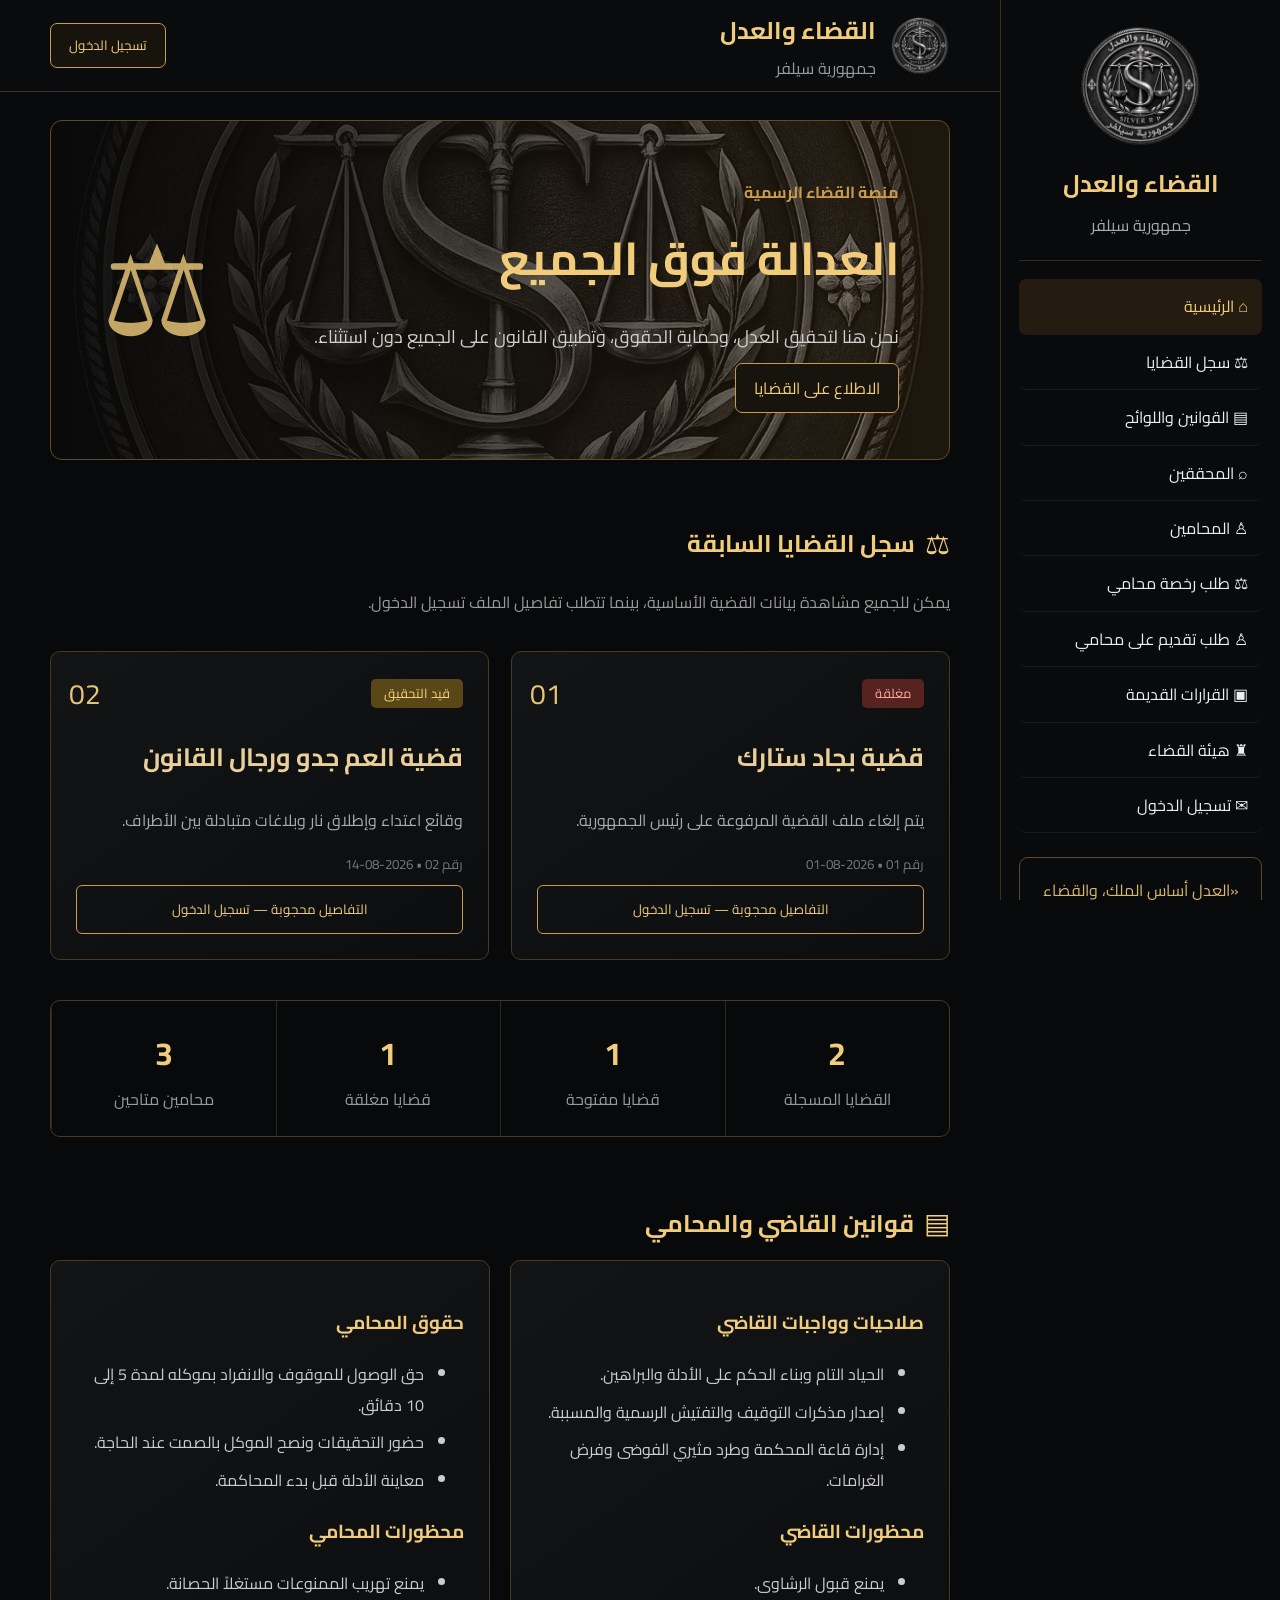
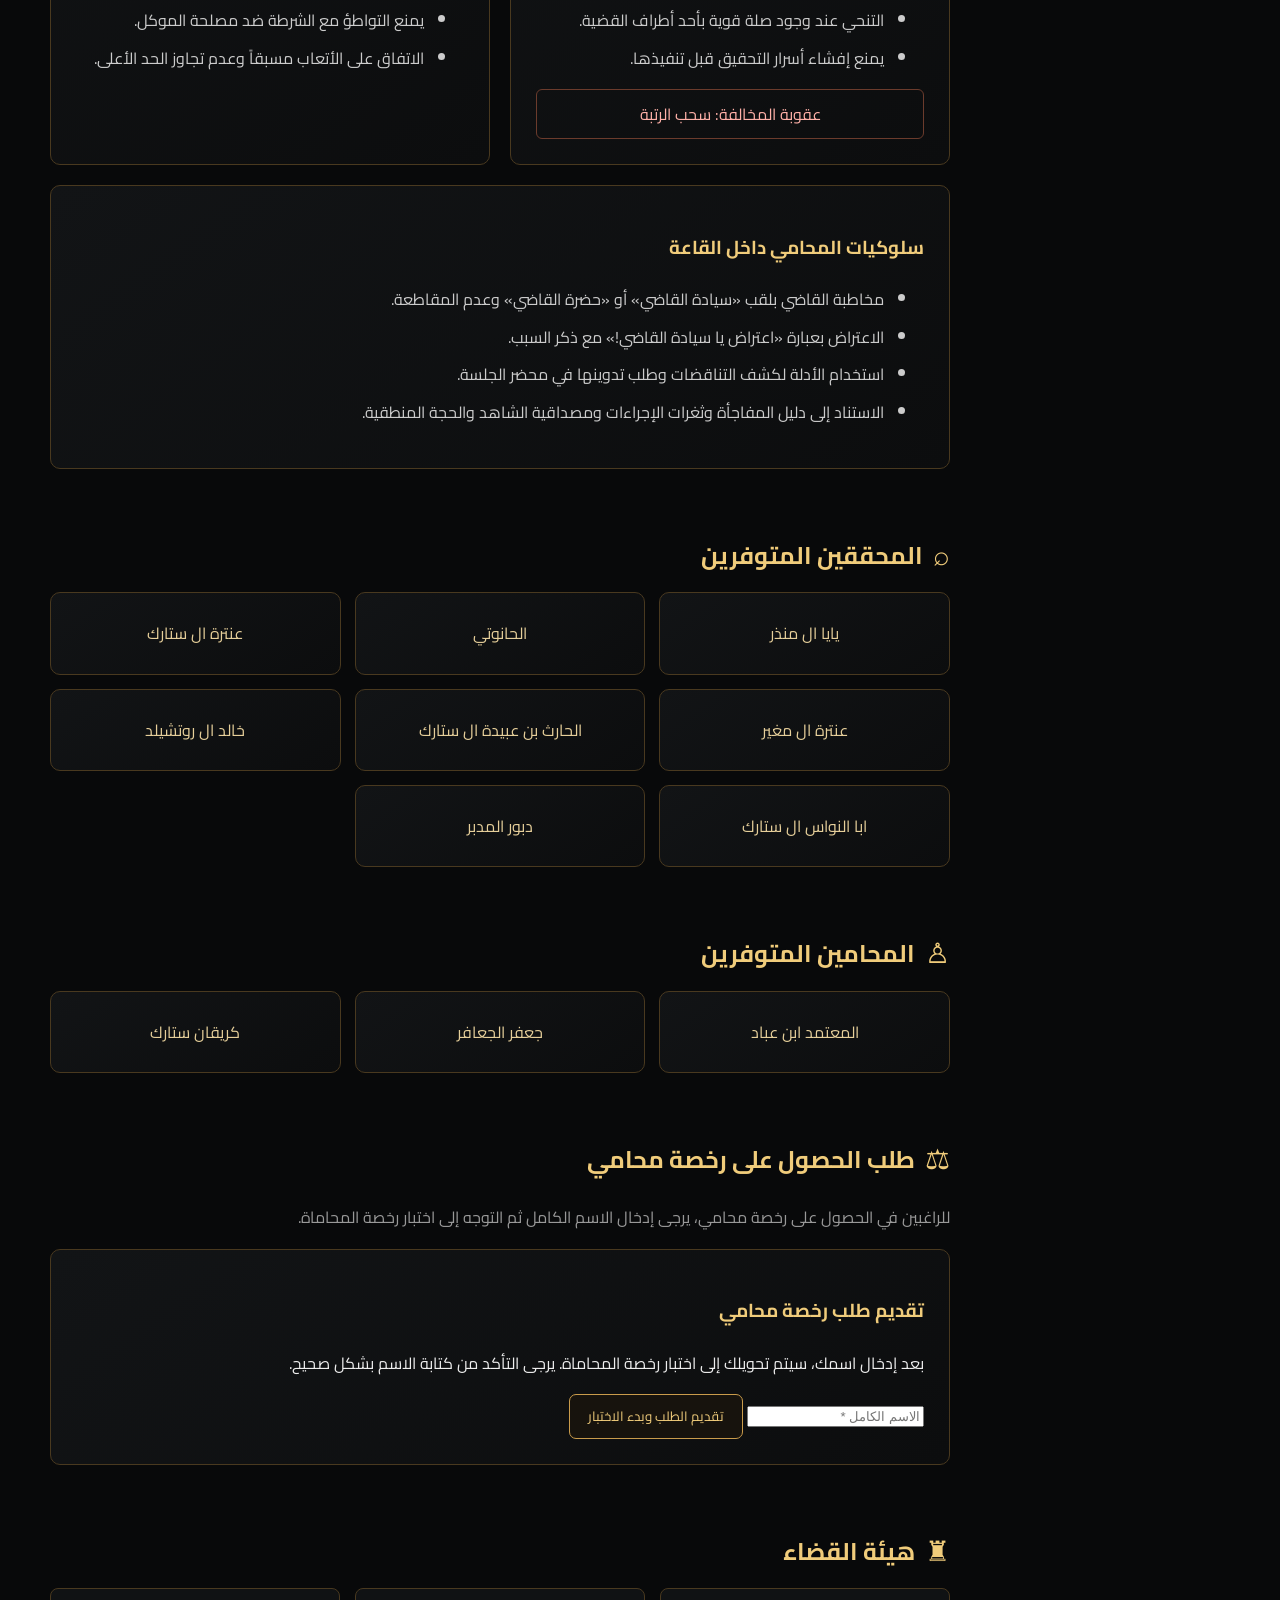
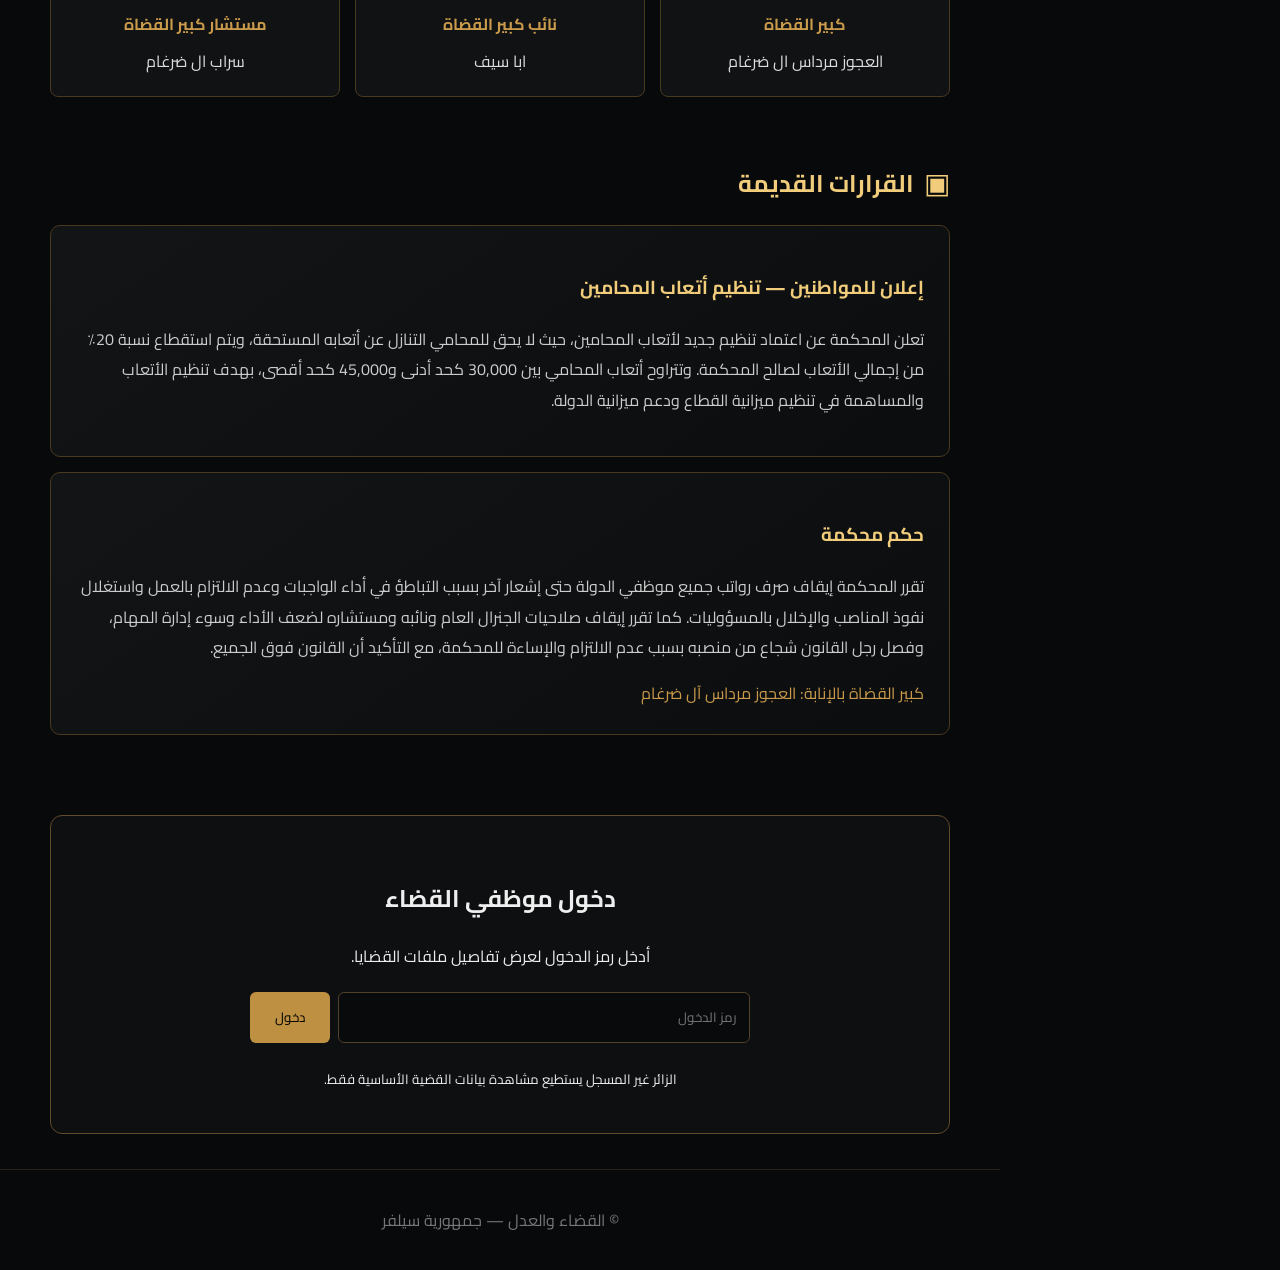
<file: index.html>
<!doctype html>
<html lang="ar" dir="rtl">
<head>
  <meta charset="UTF-8">
  <meta name="viewport" content="width=device-width, initial-scale=1.0">
  <title>القضاء والعدل | جمهورية سيلفر</title>
  <link rel="stylesheet" href="style.css">
</head>
<body>

  <aside class="sidebar">
    <div class="brand">
      <img src="logo.png" alt="شعار القضاء والعدل">
      <h2>القضاء والعدل</h2>
      <span>جمهورية سيلفر</span>
    </div>

    <nav>
      <a class="active" href="#home">⌂ الرئيسية</a>
      <a href="#cases">⚖ سجل القضايا</a>
      <a href="#laws">▤ القوانين واللوائح</a>
      <a href="#investigators">⌕ المحققين</a>
      <a href="#lawyers">♙ المحامين</a>
      <a href="#lawyer-license">⚖ طلب رخصة محامي</a>
      <a href="#lawyer-application">♙ طلب تقديم على محامي</a>
      <a href="#decisions">▣ القرارات القديمة</a>
      <a href="#judiciary">♜ هيئة القضاء</a>
      <a href="#login">✉ تسجيل الدخول</a>
    </nav>

    <div class="quote">«العدل أساس الملك، والقضاء سلطان لا يُسأل عما يفعل»</div>
  </aside>

  <main>

    <header>
      <div class="header-logo">
        <img src="logo.png" alt="الشعار">
        <div>
          <h1>القضاء والعدل</h1>
          <p>جمهورية سيلفر</p>
        </div>
      </div>

      <button id="loginTop" class="login-btn">تسجيل الدخول</button>
    </header>

    <section id="home" class="hero">
      <div>
        <span class="eyebrow">منصة القضاء الرسمية</span>
        <h2>العدالة فوق الجميع</h2>
        <p>نحن هنا لتحقيق العدل، وحماية الحقوق، وتطبيق القانون على الجميع دون استثناء.</p>
        <a class="gold-btn" href="#cases">الاطلاع على القضايا</a>
      </div>

      <div class="scales">⚖</div>
    </section>

    <section id="cases" class="section">
      <div class="section-title">
        <span>⚖</span>
        <h2>سجل القضايا السابقة</h2>
      </div>

      <p class="hint">
        يمكن للجميع مشاهدة بيانات القضية الأساسية، بينما تتطلب تفاصيل الملف تسجيل الدخول.
      </p>

      <div class="case-actions" id="caseActions">
        <button class="gold-btn admin-only" onclick="showCreateCase()">
          ＋ إنشاء قضية جديدة
        </button>
      </div>

      <div id="casesGrid" class="cases-grid">

        <article class="case-card">
          <div class="case-no">01</div>
          <span class="badge closed">مغلقة</span>
          <h3>قضية بجاد ستارك</h3>
          <p>يتم إلغاء ملف القضية المرفوعة على رئيس الجمهورية.</p>
          <button onclick="openCase(1)">عرض تفاصيل القضية</button>
        </article>

        <article class="case-card">
          <div class="case-no">02</div>
          <span class="badge open">مفتوحة</span>
          <h3>قضية العم جدو ورجال القانون</h3>
          <p>وقائع اعتداء وإطلاق نار وبلاغات متبادلة بين الأطراف.</p>
          <button onclick="openCase(2)">عرض تفاصيل القضية</button>
        </article>

      </div>
    </section>

    <section class="stats">
      <div><b>2</b><span>القضايا المسجلة</span></div>
      <div><b>1</b><span>قضايا مفتوحة</span></div>
      <div><b>1</b><span>قضايا مغلقة</span></div>
      <div><b>3</b><span>محامين متاحين</span></div>
    </section>

    <section id="laws" class="section">

      <div class="section-title">
        <span>▤</span>
        <h2>قوانين القاضي والمحامي</h2>
      </div>

      <div class="law-grid">

        <div class="panel">

          <h3>صلاحيات وواجبات القاضي</h3>

          <ul>
            <li>الحياد التام وبناء الحكم على الأدلة والبراهين.</li>
            <li>إصدار مذكرات التوقيف والتفتيش الرسمية والمسببة.</li>
            <li>إدارة قاعة المحكمة وطرد مثيري الفوضى وفرض الغرامات.</li>
          </ul>

          <h3>محظورات القاضي</h3>

          <ul>
            <li>يمنع قبول الرشاوى.</li>
            <li>التنحي عند وجود صلة قوية بأحد أطراف القضية.</li>
            <li>يمنع إفشاء أسرار التحقيق قبل تنفيذها.</li>
          </ul>

          <div class="penalty">
            عقوبة المخالفة: سحب الرتبة
          </div>

        </div>

        <div class="panel">

          <h3>حقوق المحامي</h3>

          <ul>
            <li>حق الوصول للموقوف والانفراد بموكله لمدة 5 إلى 10 دقائق.</li>
            <li>حضور التحقيقات ونصح الموكل بالصمت عند الحاجة.</li>
            <li>معاينة الأدلة قبل بدء المحاكمة.</li>
          </ul>

          <h3>محظورات المحامي</h3>

          <ul>
            <li>يمنع تهريب الممنوعات مستغلاً الحصانة.</li>
            <li>يمنع التواطؤ مع الشرطة ضد مصلحة الموكل.</li>
            <li>الاتفاق على الأتعاب مسبقاً وعدم تجاوز الحد الأعلى.</li>
          </ul>

        </div>

      </div>

      <div class="panel wide">

        <h3>سلوكيات المحامي داخل القاعة</h3>

        <ul>
          <li>مخاطبة القاضي بلقب «سيادة القاضي» أو «حضرة القاضي» وعدم المقاطعة.</li>
          <li>الاعتراض بعبارة «اعتراض يا سيادة القاضي!» مع ذكر السبب.</li>
          <li>استخدام الأدلة لكشف التناقضات وطلب تدوينها في محضر الجلسة.</li>
          <li>الاستناد إلى دليل المفاجأة وثغرات الإجراءات ومصداقية الشاهد والحجة المنطقية.</li>
        </ul>

      </div>

    </section>

    <section id="investigators" class="section">

      <div class="section-title">
        <span>⌕</span>
        <h2>المحققين المتوفرين</h2>
      </div>

      <div class="people-grid">

        <div class="person">يايا ال منذر</div>
        <div class="person">الحانوتي</div>

        <div class="person">عنترة ال ستارك</div>
        <div class="person">عنترة ال مغير</div>
        <div class="person">الحارث بن عبيدة ال ستارك</div>
        <div class="person">خالد ال روتشيلد</div>
        <div class="person">ابا النواس ال ستارك</div>
        <div class="person">دبور المدبر</div>
        
      </div>

    </section>

    <section id="lawyers" class="section">

      <div class="section-title">
        <span>♙</span>
        <h2>المحامين المتوفرين</h2>
      </div>

      <div class="people-grid three">

        <div class="person">المعتمد ابن عباد</div>
        <div class="person">جعفر الجعافر</div>
        <div class="person">كريقان ستارك</div>

      </div>

    </section>

    <!-- ================================================= -->
    <!-- طلب الحصول على رخصة محامي -->
    <!-- ================================================= -->

    <section id="lawyer-license" class="section">

      <div class="section-title">
        <span>⚖</span>
        <h2>طلب الحصول على رخصة محامي</h2>
      </div>

      <p class="hint">
        للراغبين في الحصول على رخصة محامي، يرجى إدخال الاسم الكامل
        ثم التوجه إلى اختبار رخصة المحاماة.
      </p>

      <div class="panel license-panel">

        <h3>تقديم طلب رخصة محامي</h3>

        <p>
          بعد إدخال اسمك، سيتم تحويلك إلى اختبار رخصة المحاماة.
          يرجى التأكد من كتابة الاسم بشكل صحيح.
        </p>

        <div class="license-form">

          <input
            id="lawyerName"
            type="text"
            placeholder="الاسم الكامل *"
            autocomplete="name"
          >

          <button
            class="gold-btn"
            onclick="startLawyerExam()"
          >
            تقديم الطلب وبدء الاختبار
          </button>

        </div>

        <div id="licenseMessage"></div>

      </div>

    </section>

        </a>

      </div>

    </section>

    <section id="judiciary" class="section">

      <div class="section-title">
        <span>♜</span>
        <h2>هيئة القضاء</h2>
      </div>

      <div class="judges">

        <div>
          <strong>كبير القضاة</strong>
          <span>العجوز مرداس ال ضرغام</span>
        </div>

        <div>
          <strong>نائب كبير القضاة</strong>
          <span>ابا سيف</span>
        </div>

        <div>
          <strong>مستشار كبير القضاة</strong>
          <span>سراب ال ضرغام</span>
        </div>

      </div>

    </section>

    <section id="decisions" class="section">

      <div class="section-title">
        <span>▣</span>
        <h2>القرارات القديمة</h2>
      </div>

      <div class="decision">

        <h3>إعلان للمواطنين — تنظيم أتعاب المحامين</h3>

        <p>
          تعلن المحكمة عن اعتماد تنظيم جديد لأتعاب المحامين، حيث لا يحق للمحامي
          التنازل عن أتعابه المستحقة، ويتم استقطاع نسبة 20٪ من إجمالي الأتعاب
          لصالح المحكمة. وتتراوح أتعاب المحامي بين 30,000 كحد أدنى و45,000 كحد
          أقصى، بهدف تنظيم الأتعاب والمساهمة في تنظيم ميزانية القطاع ودعم ميزانية الدولة.
        </p>

      </div>

      <div class="decision">

        <h3>حكم محكمة</h3>

        <p>
          تقرر المحكمة إيقاف صرف رواتب جميع موظفي الدولة حتى إشعار آخر بسبب
          التباطؤ في أداء الواجبات وعدم الالتزام بالعمل واستغلال نفوذ المناصب
          والإخلال بالمسؤوليات. كما تقرر إيقاف صلاحيات الجنرال العام ونائبه
          ومستشاره لضعف الأداء وسوء إدارة المهام، وفصل رجل القانون شجاع من منصبه
          بسبب عدم الالتزام والإساءة للمحكمة، مع التأكيد أن القانون فوق الجميع.
        </p>

        <footer>
          كبير القضاة بالإنابة: العجوز مرداس آل ضرغام
        </footer>

      </div>

    </section>

    <section id="login" class="login-section">

      <h2>دخول موظفي القضاء</h2>

      <p>
        أدخل رمز الدخول لعرض تفاصيل ملفات القضايا.
      </p>

      <div class="login-box">

        <input
          id="codeInput"
          type="password"
          placeholder="رمز الدخول"
        >

        <button onclick="login()">
          دخول
        </button>

      </div>

      <small>
        الزائر غير المسجل يستطيع مشاهدة بيانات القضية الأساسية فقط.
      </small>

    </section>

    <footer class="site-footer">
      © القضاء والعدل — جمهورية سيلفر
    </footer>

  </main>

  <!-- نافذة إنشاء قضية -->

  <div id="createCaseModal" class="modal">

    <div class="modal-box create-box">

      <button class="close" onclick="closeCreateCase()">×</button>

      <img src="logo.png" alt="الشعار">

      <h2>إنشاء قضية جديدة</h2>

      <p>
        إدخال كامل بيانات القضية في سجل القضاء والعدل.
      </p>

      <div class="form-grid">

        <input id="newTitle" type="text" placeholder="اسم القضية *">

        <input id="newType" type="text" placeholder="نوع القضية">

        <input id="newDate" type="date">

        <input id="newPlaintiff" type="text" placeholder="المدعي">

        <input id="newDefendant" type="text" placeholder="المدعى عليه">

        <input id="newLawyer" type="text" placeholder="المحامي">

        <input id="newInvestigator" type="text" placeholder="المحقق">

        <select id="newStatus">

          <option value="مفتوحة">مفتوحة</option>
          <option value="قيد التحقيق">قيد التحقيق</option>
          <option value="محالة للمحكمة">محالة للمحكمة</option>
          <option value="مغلقة">مغلقة</option>

        </select>

      </div>

      <textarea
        id="newSummary"
        placeholder="ملخص القضية *"
      ></textarea>

      <textarea
        id="newDetails"
        placeholder="تفاصيل القضية والإفادات *"
      ></textarea>

      <textarea
        id="newEvidence"
        placeholder="الأدلة والتقارير"
      ></textarea>

      <button
        class="gold-btn full"
        onclick="createCase()"
      >
        حفظ القضية
      </button>

      <div id="createCaseError"></div>

    </div>

  </div>

  <!-- نافذة تسجيل الدخول -->

  <div id="loginModal" class="modal">

    <div class="modal-box">

      <button class="close" onclick="closeLogin()">×</button>

      <img src="logo.png" alt="الشعار">

      <h2>دخول موظفي القضاء</h2>

      <p id="roleHelp">
        رموز الدخول مخصصة للقاضي والمحامي والمحقق.
      </p>

      <input
        id="modalCode"
        type="password"
        placeholder="رمز الدخول"
      >

      <button
        class="gold-btn full"
        onclick="loginFromModal()"
      >
        دخول
      </button>

      <div id="loginError"></div>

      <div class="role-hint">

        <span>
          القاضي: إدارة القضايا وتغيير حالتها
        </span>

        <span>
          المحقق: إنشاء القضية وإضافة محاضر التحقيق
        </span>

        <span>
          المحامي: الاطلاع وإضافة الملاحظات القانونية
        </span>

      </div>

    </div>

  </div>

  <script src="script.js"></script>

</body>
</html>
</file>
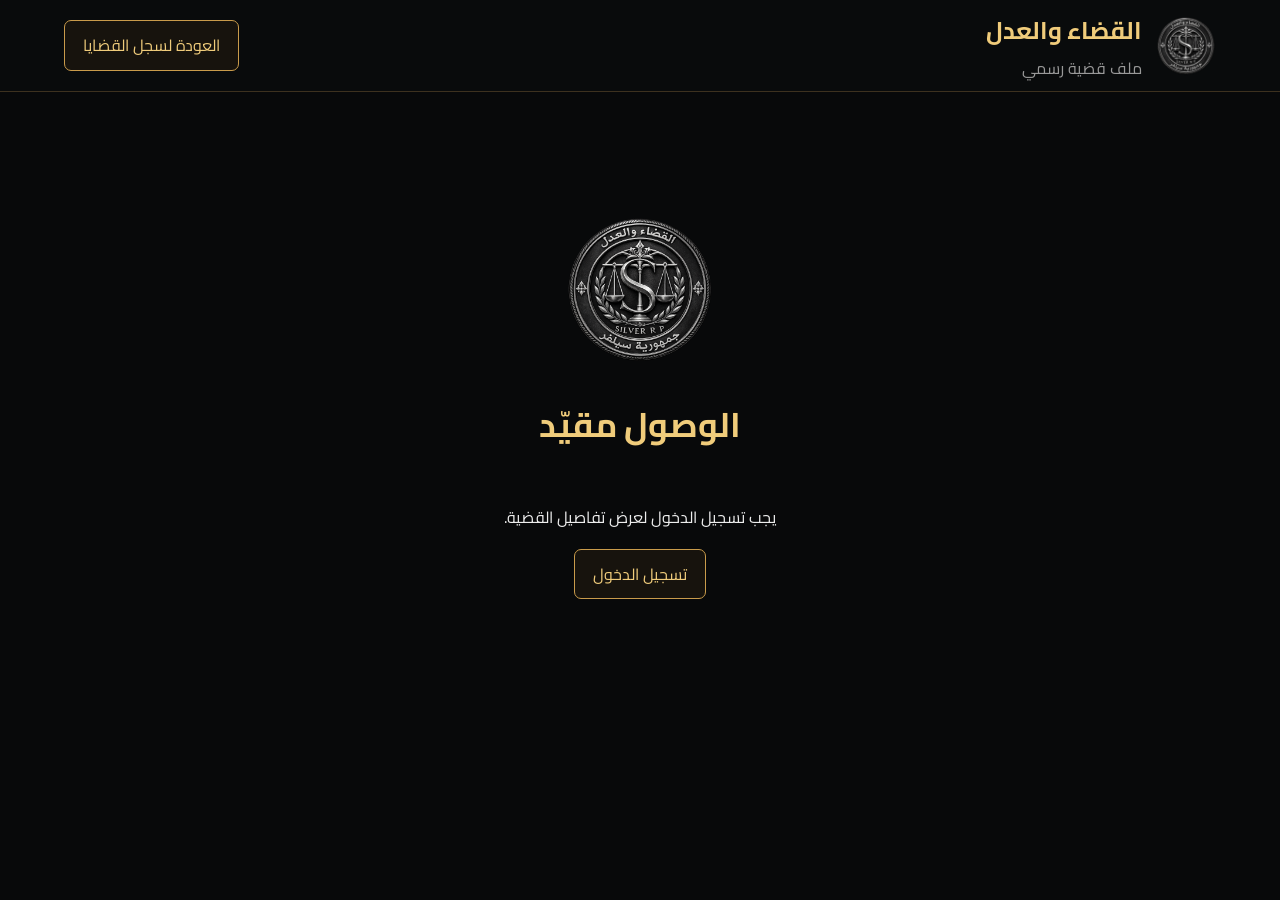
<file: case.html>
<!doctype html>
<html lang="ar" dir="rtl">
<head><meta charset="utf-8"><meta name="viewport" content="width=device-width,initial-scale=1"><title>ملف القضية | القضاء والعدل</title><link rel="stylesheet" href="style.css"></head>
<body>
<main class="case-page">
<header><div class="header-logo"><img src="logo.png"><div><h1>القضاء والعدل</h1><p>ملف قضية رسمي</p></div></div><a class="login-btn" href="index.html#cases">العودة لسجل القضايا</a></header>
<div id="caseContent"></div>
</main>
<script>
const ROLE_NAMES={judge:"القاضي",lawyer:"المحامي",investigator:"المحقق"};
const role=localStorage.getItem("court_role")||"";
function esc(v){return String(v??"").replace(/[&<>"']/g,c=>({"&":"&amp;","<":"&lt;",">":"&gt;",'"':"&quot;","'":"&#039;"}[c]));}
function getCases(){try{return JSON.parse(localStorage.getItem("court_cases"))||[]}catch(e){return[]}}
function save(c){localStorage.setItem("court_cases",JSON.stringify(c))}
const id=Number(new URLSearchParams(location.search).get("id"));
const cases=getCases(), c=cases.find(x=>Number(x.id)===id), box=document.getElementById("caseContent");
if(!role){
 box.innerHTML='<section class="locked-page"><img src="logo.png"><h2>الوصول مقيّد</h2><p>يجب تسجيل الدخول لعرض تفاصيل القضية.</p><a class="gold-btn" href="index.html#login">تسجيل الدخول</a></section>';
}else if(!c){
 box.innerHTML='<section class="locked-page"><h2>القضية غير موجودة</h2><a class="gold-btn" href="index.html#cases">العودة للقضايا</a></section>';
}else{
 const statusClass=c.status==="مغلقة"?"closed":c.status==="مفتوحة"?"open":"pending";
 box.innerHTML=`
 <section class="case-detail">
   <div class="detail-top"><span class="badge ${statusClass}">${esc(c.status)}</span><span class="role-pill">${ROLE_NAMES[role]}</span></div>
   <h2>${esc(c.title)} — القضية رقم ${String(c.id).padStart(2,"0")}</h2>
   <div class="case-meta">
    <div><b>التاريخ</b><span>${esc(c.date||"—")}</span></div><div><b>نوع القضية</b><span>${esc(c.type||"—")}</span></div>
    <div><b>المدعي</b><span>${esc(c.plaintiff||"—")}</span></div><div><b>المدعى عليه</b><span>${esc(c.defendant||"—")}</span></div>
    <div><b>المحامي</b><span>${esc(c.lawyer||"—")}</span></div><div><b>المحقق</b><span>${esc(c.investigator||"—")}</span></div>
   </div>
   <h3>ملخص القضية</h3><p class="intro">${esc(c.summary)}</p>
   <h3>تفاصيل الملف</h3><div class="statement">${esc(c.details).replace(/\\n/g,"<br>")}</div>
   <h3>الأدلة والتقارير</h3><div class="statement">${esc(c.evidence||"لا توجد").replace(/\\n/g,"<br>")}</div>
   <h3>الحكم</h3><div class="statement">${esc(c.judgment||"لم يصدر حكم نهائي بعد.").replace(/\\n/g,"<br>")}</div>
   ${role==="judge"?`
   <div class="action-panel">
    <h3>صلاحيات القاضي</h3>
    <p>يمكن للقاضي تغيير حالة القضية.</p>
    <select id="statusChange"><option>مفتوحة</option><option>قيد التحقيق</option><option>محالة للمحكمة</option><option>مغلقة</option></select>
    <button class="gold-btn" onclick="changeStatus()">تحديث حالة القضية</button>
   </div>`:""}
   ${role==="investigator"?`
   <div class="action-panel">
    <h3>محضر تحقيق جديد</h3>
    <textarea id="investigationNote" placeholder="اكتب محضر التحقيق أو نتيجة إجراء جديد..."></textarea>
    <button class="gold-btn" onclick="addInvestigation()">إضافة إلى ملف التحقيق</button>
   </div>`:""}
   ${role==="lawyer"?`
   <div class="action-panel">
    <h3>مذكرة المحامي</h3>
    <textarea id="legalNote" placeholder="اكتب مذكرة أو ملاحظة قانونية للدفاع..."></textarea>
    <button class="gold-btn" onclick="addLegalNote()">إضافة المذكرة</button>
   </div>`:""}
   <div id="notesArea"></div>
 </section>`;
 const sel=document.getElementById("statusChange"); if(sel)sel.value=c.status;
 renderNotes();
}

function changeStatus(){
 const c=getCases().find(x=>Number(x.id)===id); if(!c||role!=="judge")return;
 c.status=document.getElementById("statusChange").value;
 save(getCases().map(x=>Number(x.id)===id?c:x));
 alert("تم تحديث حالة القضية إلى: "+c.status); location.reload();
}

function addInvestigation(){
 const t=document.getElementById("investigationNote")?.value.trim(); if(!t)return;
 const cs=getCases(),c=cs.find(x=>Number(x.id)===id); c.investigationNotes=c.investigationNotes||[];
 c.investigationNotes.push({by:ROLE_NAMES[role],date:new Date().toLocaleString("ar-SA"),text:t});
 save(cs); location.reload();
}

function addLegalNote(){
 const t=document.getElementById("legalNote")?.value.trim(); if(!t)return;
 const cs=getCases(),c=cs.find(x=>Number(x.id)===id); c.legalNotes=c.legalNotes||[];
 c.legalNotes.push({by:ROLE_NAMES[role],date:new Date().toLocaleString("ar-SA"),text:t});
 save(cs); location.reload();
}

function renderNotes(){
 const c=getCases().find(x=>Number(x.id)===id),a=c.investigationNotes||[],b=c.legalNotes||[];
 const area=document.getElementById("notesArea"); if(!area)return;
 area.innerHTML=`${a.length?'<h3>محاضر التحقيق</h3>'+a.map(n=>`<div class="note"><b>${esc(n.by)} — ${esc(n.date)}</b><p>${esc(n.text)}</p></div>`).join(""):""}
 ${b.length?'<h3>مذكرات المحامي</h3>'+b.map(n=>`<div class="note"><b>${esc(n.by)} — ${esc(n.date)}</b><p>${esc(n.text)}</p></div>`).join(""):""}`;
}


/* =========================================================
   نظام طلب الحصول على رخصة محامي
   ========================================================= */

const LAWYER_EXAM_URL = "https://forms.gle/w8yLPEvRn7tZXNgbA";

function startLawyerExam(){

 const input = document.getElementById("lawyerName");
 const message = document.getElementById("licenseMessage");

 if(!input){
   return;
 }

 const name = input.value.trim();

 if(!name){
   if(message){
     message.textContent = "يرجى كتابة الاسم الكامل أولاً.";
     message.style.color = "#ff7777";
   }

   input.focus();
   return;
 }

 if(name.length < 3){
   if(message){
     message.textContent = "يرجى إدخال الاسم الكامل بشكل صحيح.";
     message.style.color = "#ff7777";
   }

   input.focus();
   return;
 }

 localStorage.setItem("lawyer_applicant_name", name);

 if(message){
   message.textContent = "تم تسجيل طلبك، جارٍ تحويلك إلى اختبار رخصة المحاماة...";
   message.style.color = "#d4af37";
 }

 setTimeout(function(){
   window.location.href = LAWYER_EXAM_URL;
 },800);
}

</script></body></html>
</file>
<file: style.css>
@import url('https://fonts.googleapis.com/css2?family=Cairo:wght@400;600;700;800&display=swap');
*{box-sizing:border-box}html{scroll-behavior:smooth}body{margin:0;background:#08090a;color:#eee;font-family:Cairo,Arial,sans-serif;line-height:1.9}
:root{--gold:#c99b4b;--gold2:#f0cc7b;--line:#604b2b;--panel:#101214;--muted:#aaa}
.sidebar{position:fixed;right:0;top:0;width:280px;height:100vh;padding:24px 18px;background:#080a0b;border-left:1px solid #3b301e;z-index:5;overflow:auto}
.brand{text-align:center;padding-bottom:20px;border-bottom:1px solid #342b20}.brand img{width:125px;height:125px;object-fit:contain}.brand h2{margin:3px 0;color:var(--gold2)}.brand span{color:#aaa}
nav{display:flex;flex-direction:column;margin-top:18px}nav a{color:#eee;text-decoration:none;padding:12px 14px;border-bottom:1px solid #17191b;border-radius:7px}nav a:hover,nav a.active{background:#241c10;color:var(--gold2)}
.quote{margin-top:24px;border:1px solid #5d4825;padding:17px;text-align:center;color:#d7b76d;border-radius:9px}
main{margin-right:280px;min-height:100vh}header{height:92px;padding:15px 5%;display:flex;align-items:center;justify-content:space-between;border-bottom:1px solid #3d311f;background:#090b0c;position:sticky;top:0;z-index:4}
.header-logo{display:flex;align-items:center;gap:14px}.header-logo img{width:60px;height:60px;object-fit:contain}.header-logo h1{font-size:24px;margin:0;color:var(--gold2)}.header-logo p{margin:0;color:#999}
.login-btn,.gold-btn{border:1px solid var(--gold);background:#17130d;color:var(--gold2);padding:9px 18px;border-radius:7px;text-decoration:none;cursor:pointer;font-family:inherit}.gold-btn:hover,.login-btn:hover{background:#302313}
.hero{margin:28px 5%;min-height:300px;border:1px solid #624b27;border-radius:12px;padding:50px;display:flex;align-items:center;justify-content:space-between;background:linear-gradient(90deg,rgba(10,10,10,.93),rgba(45,32,15,.6)),url('logo.png') center/cover no-repeat}.hero h2{font-size:46px;color:var(--gold2);margin:8px 0}.hero p{max-width:650px;color:#d0d0d0;font-size:18px}.eyebrow{color:var(--gold);font-weight:bold}.scales{font-size:125px;color:var(--gold2);opacity:.8}
.section{padding:30px 5%}.section-title{display:flex;align-items:center;gap:10px;margin-bottom:10px}.section-title span{color:var(--gold2);font-size:28px}.section-title h2{color:var(--gold2);margin:0}.hint{color:#999}.cases-grid{display:grid;grid-template-columns:repeat(2,1fr);gap:22px}.case-card,.panel,.person,.decision,.statement{background:linear-gradient(145deg,#121416,#0c0d0e);border:1px solid #49391f;border-radius:10px;padding:25px;position:relative}.case-card h3{font-size:25px;color:#e9d09a}.case-card p{color:#aaa}.case-card button{width:100%;padding:11px;background:transparent;border:1px solid var(--gold);color:var(--gold2);border-radius:6px;cursor:pointer;font-family:inherit}.case-no{position:absolute;left:18px;top:16px;font-size:28px;color:#e7c777}.badge{display:inline-block;padding:2px 13px;border-radius:5px;font-size:13px}.open{background:#164a27;color:#8fe3a7}.closed{background:#572320;color:#ffaaa4}
.stats{margin:10px 5% 30px;display:grid;grid-template-columns:repeat(4,1fr);border:1px solid #49391f;border-radius:10px;overflow:hidden}.stats div{text-align:center;padding:22px;border-left:1px solid #2e271c}.stats b{display:block;font-size:32px;color:var(--gold2)}.stats span{color:#999}
.law-grid{display:grid;grid-template-columns:1fr 1fr;gap:20px}.panel h3{color:var(--gold2)}.panel li{margin:7px 0;color:#ccc}.penalty{border:1px solid #6b3b2c;padding:9px;text-align:center;color:#ffb1a8;border-radius:6px}
.wide{margin-top:20px}.people-grid{display:grid;grid-template-columns:repeat(3,1fr);gap:14px}.person{text-align:center;color:#e6cf9a}.person small{display:block;color:#999}.chief{border-color:#83652e}
.judges{display:grid;grid-template-columns:repeat(3,1fr);gap:15px}.judges div{background:#101214;border:1px solid #49391f;border-radius:8px;padding:20px;text-align:center}.judges strong,.judges span{display:block}.judges strong{color:var(--gold)}.judges span{color:#ddd;margin-top:6px}
.decision{margin:15px 0}.decision h3{color:var(--gold2)}.decision p{color:#ccc}.decision footer{color:#c99b4b}
.login-section{margin:35px 5%;padding:40px;text-align:center;border:1px solid #604b2b;border-radius:12px;background:#0d0f10}.login-box{display:flex;max-width:500px;margin:20px auto;gap:8px}.login-box input,.modal-box input{flex:1;background:#080a0b;border:1px solid #514229;color:white;padding:12px;border-radius:6px;font-family:inherit}.login-box button{background:#bd9042;border:0;border-radius:6px;padding:0 25px;cursor:pointer;font-family:inherit}
.site-footer{text-align:center;padding:35px;color:#777;border-top:1px solid #29231b}
.modal{display:none;position:fixed;inset:0;background:#000b;z-index:20;align-items:center;justify-content:center}.modal.show{display:flex}.modal-box{width:min(420px,90%);background:#111416;border:1px solid #604b2b;border-radius:12px;padding:30px;text-align:center;position:relative}.modal-box img{width:90px}.modal-box h2{color:var(--gold2)}.modal-box input{width:100%;margin:10px 0}.full{width:100%}.close{position:absolute;left:14px;top:10px;background:none;border:0;color:#aaa;font-size:28px;cursor:pointer}.modal #loginError{color:#ff8d84;margin-top:8px}
.case-page{margin:0}.case-detail{max-width:1100px;margin:40px auto;padding:40px 5%;background:#0d0f10;border:1px solid #604b2b;border-radius:12px}.case-detail h2{font-size:35px;color:var(--gold2)}.intro{color:#ccc;font-size:17px}.statement-grid{display:grid;grid-template-columns:1fr 1fr;gap:16px}.statement h3{color:var(--gold2);margin-top:0}.statement p{color:#ccc}.secret-note{margin-top:25px;padding:14px;text-align:center;border:1px solid #604b2b;color:#d8b46b}.locked-page{min-height:70vh;display:flex;flex-direction:column;align-items:center;justify-content:center;text-align:center}.locked-page img{width:150px}.locked-page h2{color:var(--gold2);font-size:34px}
@media(max-width:900px){.sidebar{position:static;width:100%;height:auto;border-left:0;border-bottom:1px solid #3b301e}.sidebar nav{display:grid;grid-template-columns:1fr 1fr}.brand img{width:90px;height:90px}main{margin-right:0}.cases-grid,.law-grid,.statement-grid{grid-template-columns:1fr}.stats{grid-template-columns:1fr 1fr}.people-grid,.judges{grid-template-columns:1fr}.hero{padding:30px}.hero h2{font-size:34px}.scales{display:none}}

.case-actions{display:flex;justify-content:flex-start;margin:0 0 18px}
.create-box{max-width:620px}
.create-box input,.create-box select,.create-box textarea{width:100%;box-sizing:border-box;margin:7px 0;padding:12px;border:1px solid #3a404a;border-radius:8px;background:#0e1218;color:#fff;font-family:inherit}
.create-box textarea{min-height:100px;resize:vertical}
.create-box #createCaseError{color:#e98d8d;margin-top:8px}
.case-meta{display:grid;grid-template-columns:repeat(3,1fr);gap:12px;margin:20px 0}
.case-meta div{padding:15px;border:1px solid #333944;border-radius:10px;background:#11161d}
.case-meta b,.case-meta span{display:block}
.case-meta b{color:#c8a75b;margin-bottom:6px}
.statement{padding:20px;line-height:2;border:1px solid #333944;border-radius:10px;background:#11161d;white-space:normal}
@media(max-width:700px){.case-meta{grid-template-columns:1fr}}

.pending{background:#594717;color:#f5d77d}.case-public{display:block;color:#777;margin:8px 0}.detail-top{display:flex;gap:10px;align-items:center}.role-pill{border:1px solid #604b2b;color:#d6b76b;padding:2px 12px;border-radius:20px;font-size:12px}.form-grid{display:grid;grid-template-columns:1fr 1fr;gap:8px}.create-box input,.create-box select,.create-box textarea{width:100%;box-sizing:border-box;margin:5px 0;padding:11px;border:1px solid #3a404a;border-radius:7px;background:#0e1218;color:#fff;font-family:inherit}.create-box textarea{min-height:90px;resize:vertical}.create-box #newSummary,.create-box #newDetails,.create-box #newEvidence{grid-column:1/-1}.role-hint{margin-top:15px;text-align:right;color:#999;font-size:12px}.role-hint span{display:block;padding:3px}.action-panel{margin-top:25px;padding:20px;border:1px solid #604b2b;border-radius:10px;background:#101214}.action-panel select,.action-panel textarea{width:100%;padding:11px;background:#080a0b;color:#fff;border:1px solid #4b3a23;border-radius:7px;font-family:inherit;box-sizing:border-box;margin-bottom:10px}.action-panel textarea{min-height:110px}.note{padding:15px;margin:10px 0;background:#11161d;border:1px solid #37301f;border-radius:8px}.note b{color:#c99b4b}.note p{white-space:pre-wrap;color:#ccc}
@media(max-width:700px){.form-grid{grid-template-columns:1fr}.create-box #newSummary,.create-box #newDetails,.create-box #newEvidence{grid-column:auto}}
</file>
